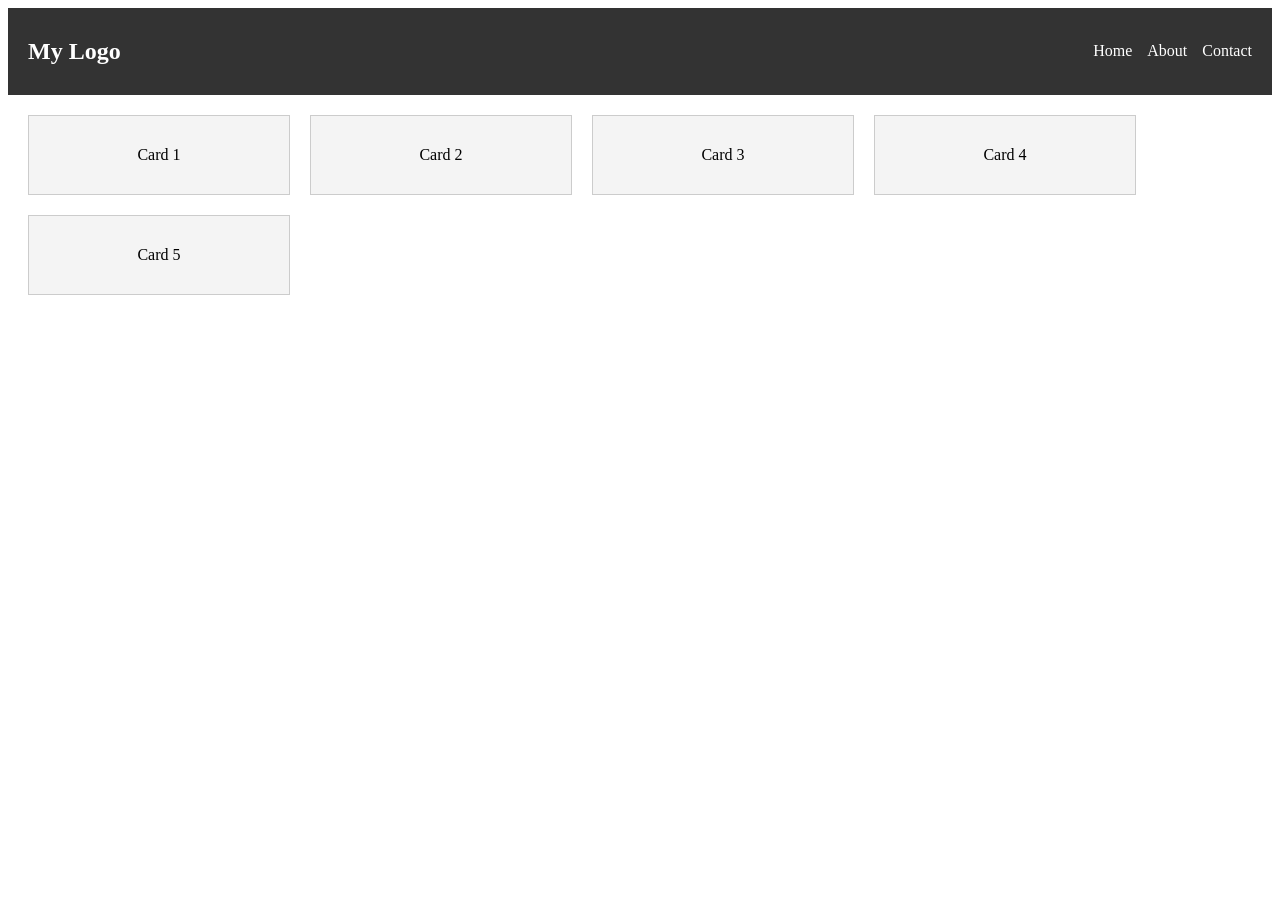
<file: ex00/index.html>
<!DOCTYPE html>
<html lang="en">
<head>
    <meta charset="UTF-8">
    <meta name="viewport" content="width=device-width, initial-scale=1.0">
    <title>Flexbox Layout</title>
    <!-- ربط ملف الـ CSS -->
    <link rel="stylesheet" href="style.css">
</head>
<body>

    <!-- شريط التنقل -->
    <div class="nav-container">
        <h2>My Logo</h2>
        <ul>
            <li>Home</li>
            <li>About</li>
            <li>Contact</li>
        </ul>
    </div>

    <!-- شبكة البطاقات -->
    <div class="card-container">
        <div class="card">Card 1</div>
        <div class="card">Card 2</div>
        <div class="card">Card 3</div>
        <div class="card">Card 4</div>
        <div class="card">Card 5</div>
    </div>

</body>
</html>
</file>
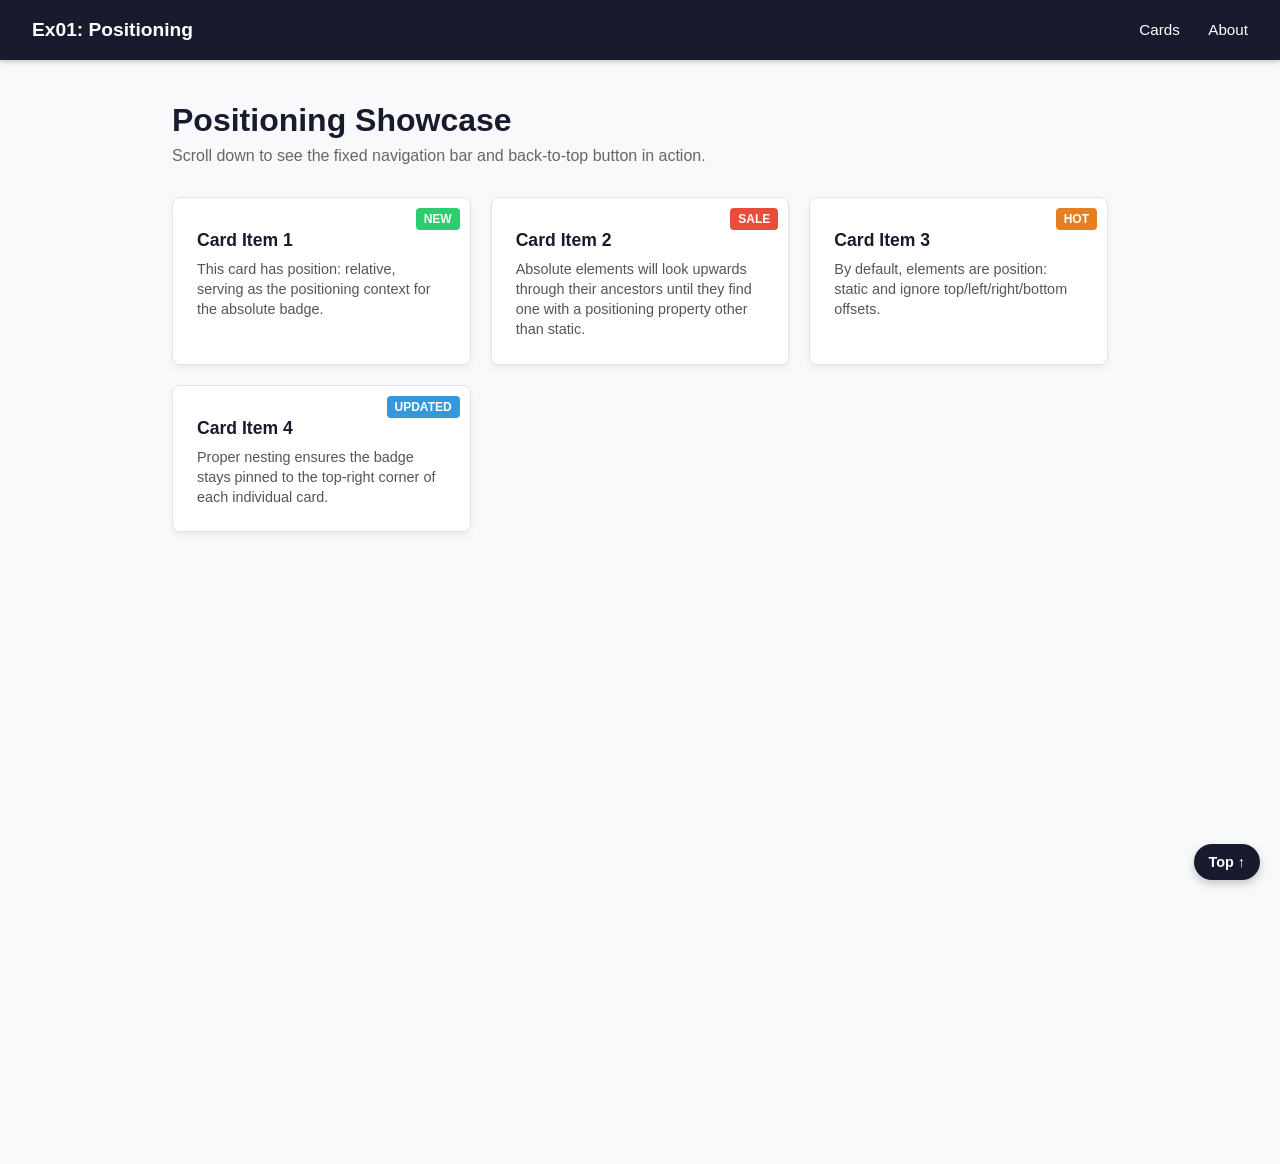
<file: ex01/index.html>
<!DOCTYPE html>
<html lang="en">
<head>
    <meta charset="UTF-8">
    <meta name="viewport" content="width=device-width, initial-scale=1.0">
    <title>Chapter V - Exercise 01: Positioning</title>
    <link rel="stylesheet" href="style.css">
</head>
<body>

    <header class="navbar">
        <span class="logo">Ex01: Positioning</span>
        <nav class="nav-links">
            <a href="#cards">Cards</a>
            <a href="#">About</a>
        </nav>
    </header>

    <main class="main-container" id="cards">
        <h1>Positioning Showcase</h1>
        <p class="intro">Scroll down to see the fixed navigation bar and back-to-top button in action.</p>

        <div class="card-grid">

            <div class="card">
                <span class="badge">New</span>
                <h3>Card Item 1</h3>
                <p>This card has <code>position: relative</code>, serving as the positioning context for the absolute badge.</p>
            </div>

            <div class="card">
                <span class="badge sale">Sale</span>
                <h3>Card Item 2</h3>
                <p>Absolute elements will look upwards through their ancestors until they find one with a positioning property other than static.</p>
            </div>

            <div class="card">
                <span class="badge hot">Hot</span>
                <h3>Card Item 3</h3>
                <p>By default, elements are <code>position: static</code> and ignore top/left/right/bottom offsets.</p>
            </div>

            <div class="card">
                <span class="badge update">Updated</span>
                <h3>Card Item 4</h3>
                <p>Proper nesting ensures the badge stays pinned to the top-right corner of each individual card.</p>
            </div>

        </div>

        <div class="spacer"></div>
    </main>

    <a href="#" class="back-to-top">Top ↑</a>

</body>
</html>
</file>
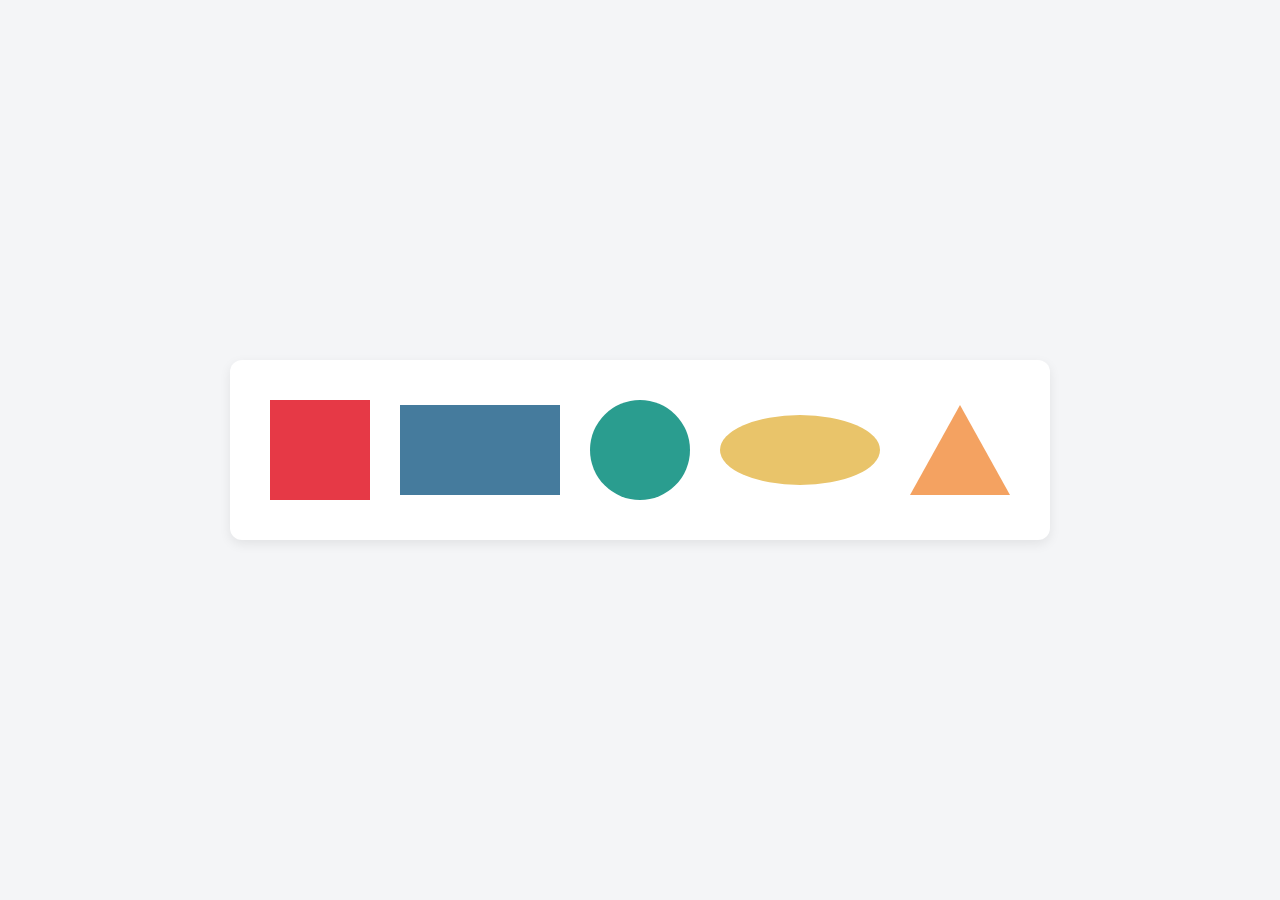
<file: ex02/index.html>
<!DOCTYPE html>
<html lang="en">
<head>
  <meta charset="UTF-8">
  <meta name="viewport" content="width=device-width, initial-scale=1.0">
  <title>Exercise 02: CSS Shapes</title>
  <link rel="stylesheet" href="style.css">
</head>
<body>

  <main class="shapes-container">
    <!-- 1. Square -->
    <div class="shape square"></div>

    <!-- 2. Rectangle -->
    <div class="shape rectangle"></div>

    <!-- 3. Perfect Circle -->
    <div class="shape circle"></div>

    <!-- 4. Capsule Pill -->
    <div class="shape pill"></div>

    <!-- 5. CSS Triangle -->
    <div class="shape triangle"></div>
  </main>

</body>
</html>
</file>
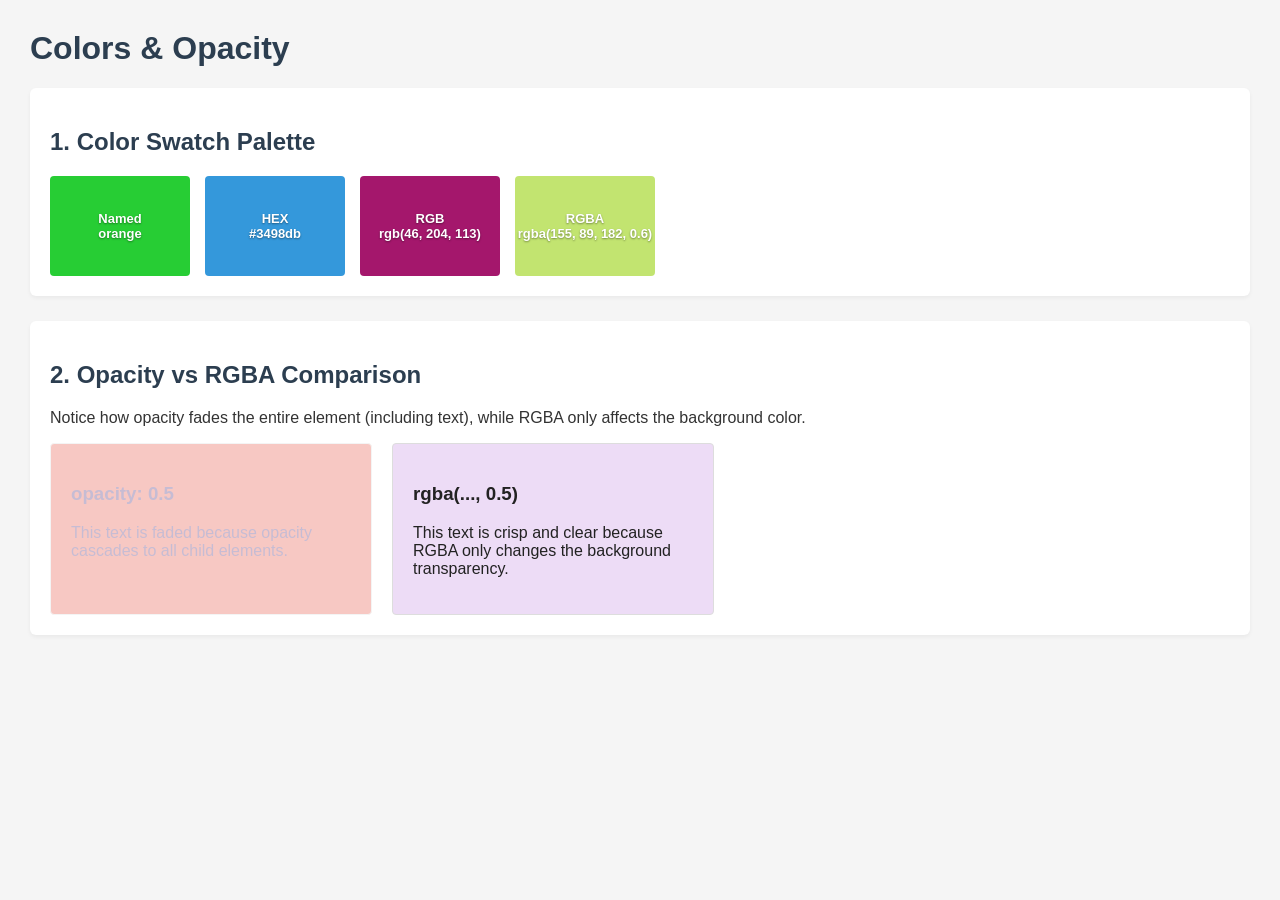
<file: ex03/index.html>
<!DOCTYPE html>
<html lang="en">
<head>
    <meta charset="UTF-8">
    <meta name="viewport" content="width=device-width, initial-scale=1.0">
    <title>Exercise 03 - Colors & Opacity</title>
    <link rel="stylesheet" href="style.css">
</head>
<body>

    <h1>Colors & Opacity</h1>

    <section class="section">
        <h2>1. Color Swatch Palette</h2>
        <div class="palette">
            <div class="swatch named">
                <span>Named<br>orange</span>
            </div>
            <div class="swatch hex">
                <span>HEX<br>#3498db</span>
            </div>
            <div class="swatch rgb">
                <span>RGB<br>rgb(46, 204, 113)</span>
            </div>
            <div class="swatch rgba">
                <span>RGBA<br>rgba(155, 89, 182, 0.6)</span>
            </div>
        </div>
    </section>

    <section class="section">
        <h2>2. Opacity vs RGBA Comparison</h2>
        <p class="desc">Notice how opacity fades the entire element (including text), while RGBA only affects the background color.</p>

        <div class="comparison-container">
            <div class="box opacity-box">
                <h3>opacity: 0.5</h3>
                <p>This text is faded because opacity cascades to all child elements.</p>
            </div>

            <div class="box rgba-box">
                <h3>rgba(..., 0.5)</h3>
                <p>This text is crisp and clear because RGBA only changes the background transparency.</p>
            </div>
        </div>
    </section>

</body>
</html>
</file>
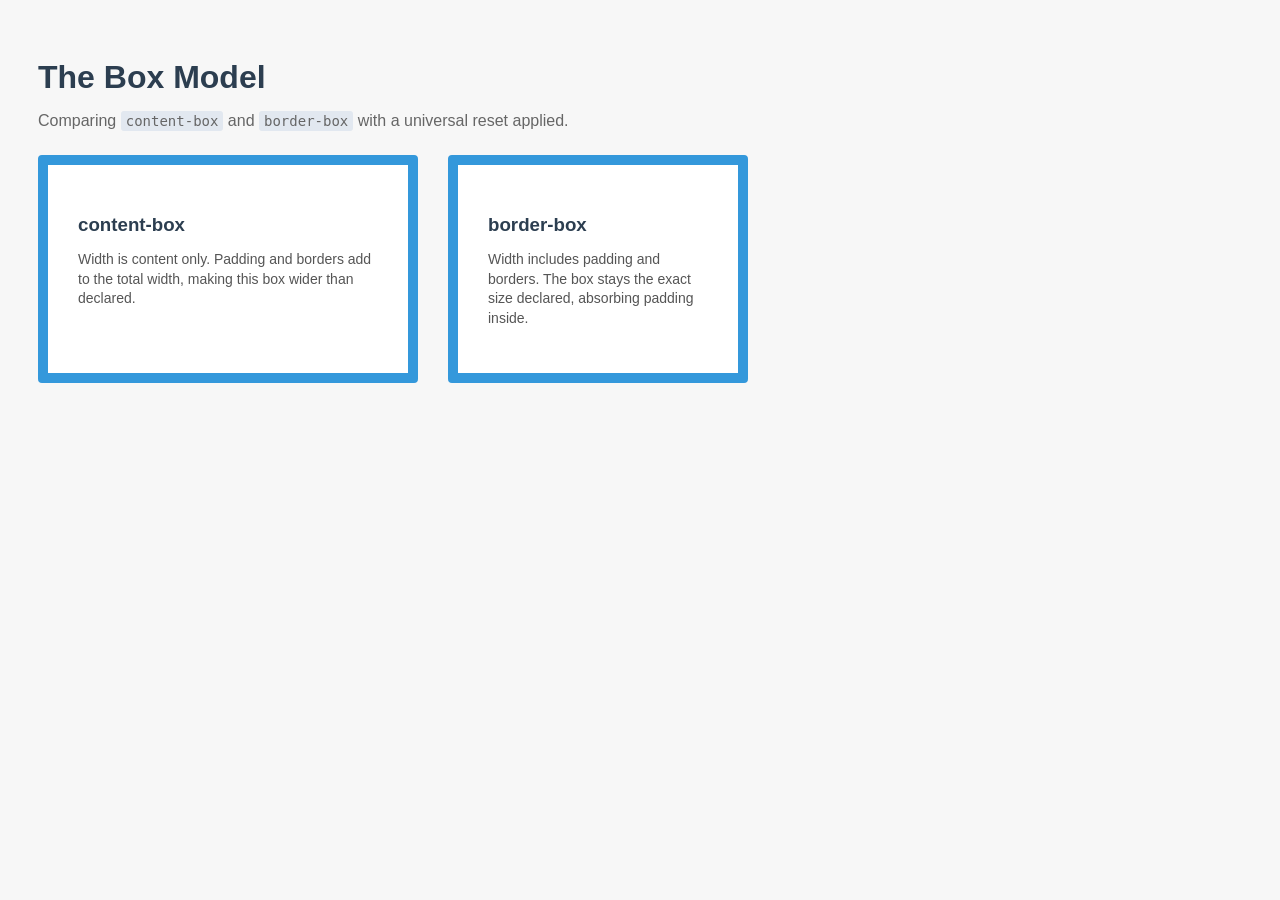
<file: ex04/index.html>
<!DOCTYPE html>
<html lang="en">
<head>
    <meta charset="UTF-8">
    <meta name="viewport" content="width=device-width, initial-scale=1.0">
    <title>Exercise 04 - The Box Model</title>
    <link rel="stylesheet" href="style.css">
</head>
<body>

    <h1>The Box Model</h1>
    <p class="intro">Comparing <code>content-box</code> and <code>border-box</code> with a universal reset applied.</p>

    <div class="container">
        <div class="box content-box">
            <h3>content-box</h3>
            <p>Width is content only. Padding and borders add to the total width, making this box wider than declared.</p>
        </div>

        <div class="box border-box">
            <h3>border-box</h3>
            <p>Width includes padding and borders. The box stays the exact size declared, absorbing padding inside.</p>
        </div>
    </div>

</body>
</html>
</file>
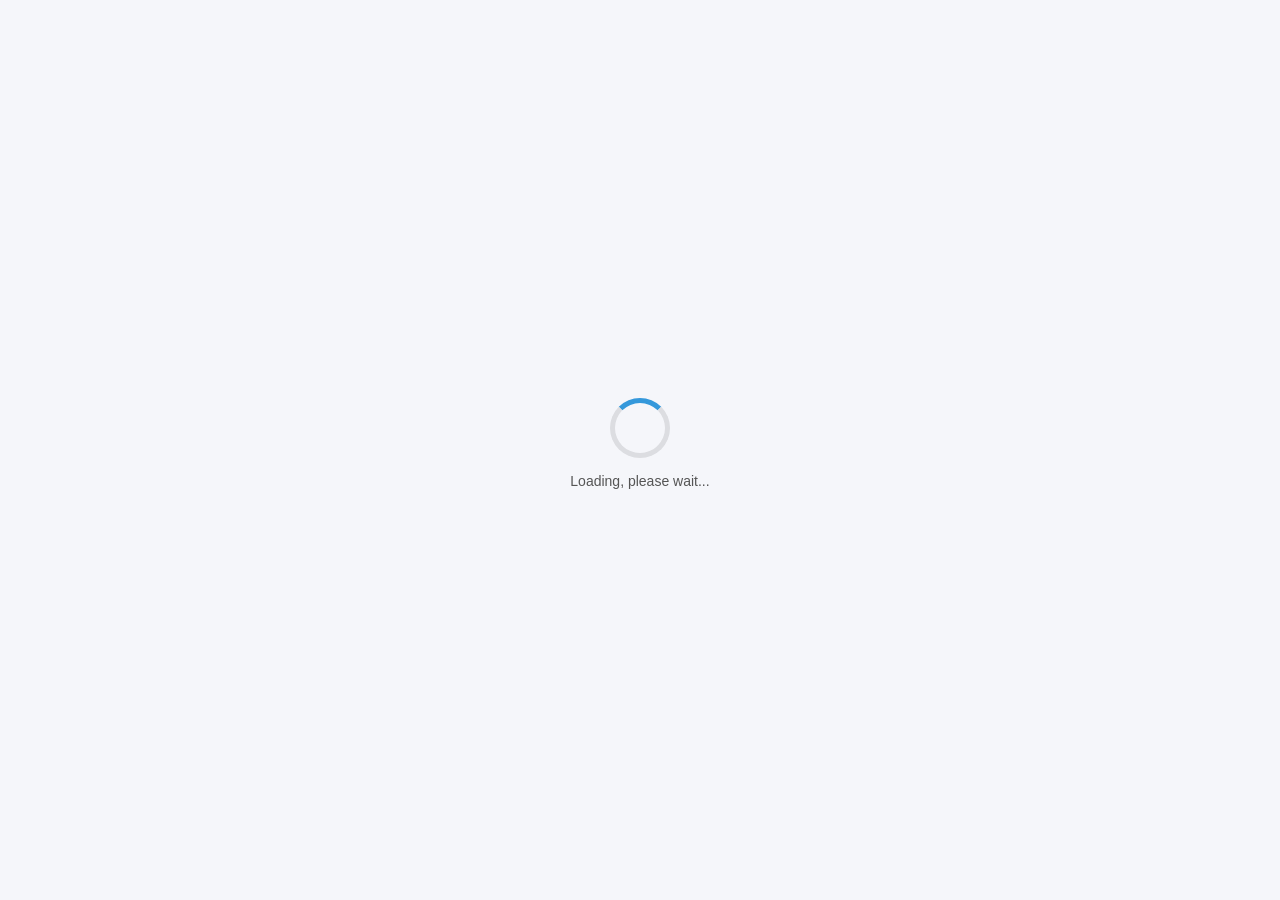
<file: ex05/index.html>
<!DOCTYPE html>
<html lang="en">
<head>
    <meta charset="UTF-8">
    <meta name="viewport" content="width=device-width, initial-scale=1.0">
    <title>Exercise 05 - Loader Animation</title>
    <link rel="stylesheet" href="style.css">
</head>
<body>

    <div class="loader-container">
        <div class="spinner"></div>
        <p>Loading, please wait...</p>
    </div>

</body>
</html>
</file>
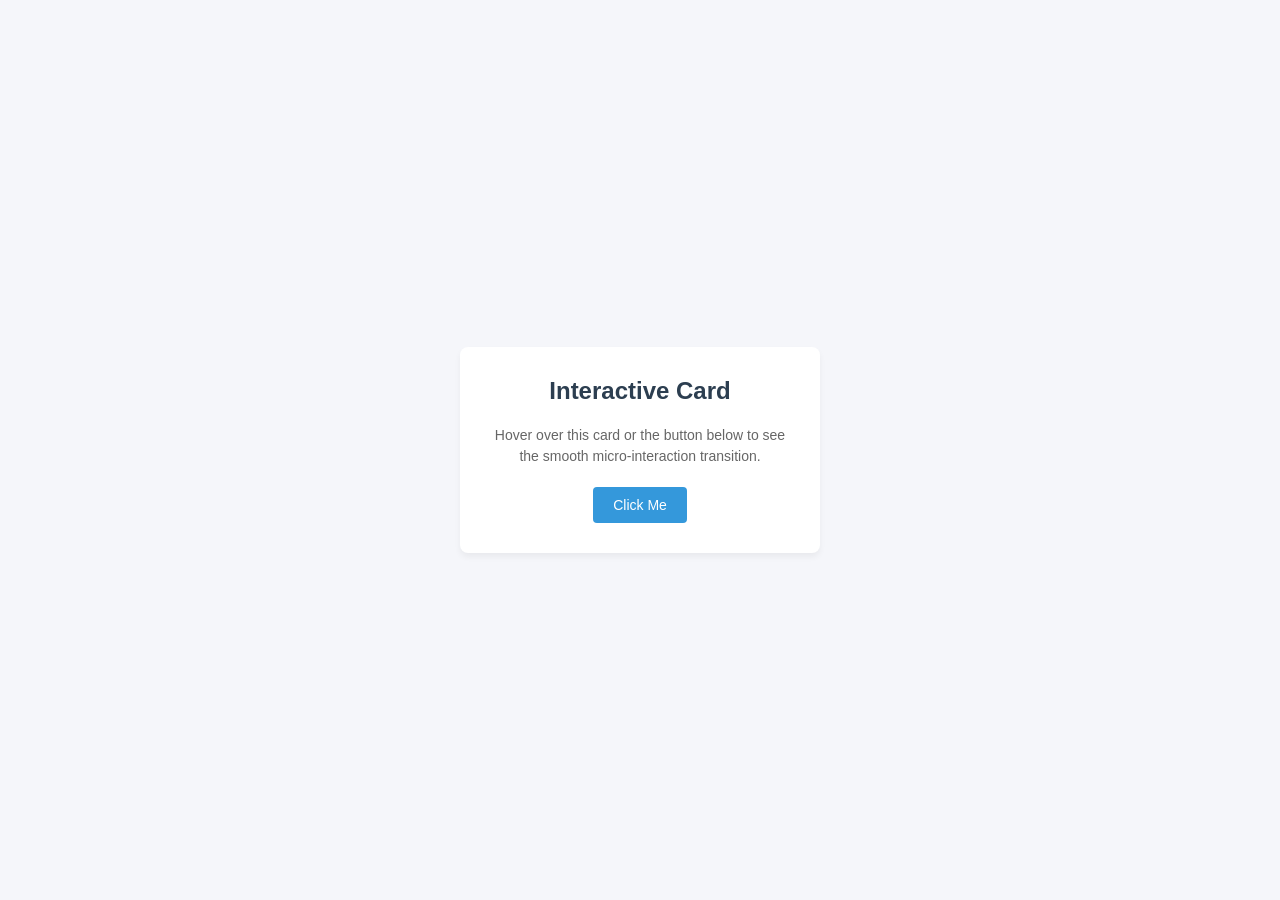
<file: ex06/index.html>
<!DOCTYPE html>
<html lang="en">
<head>
    <meta charset="UTF-8">
    <meta name="viewport" content="width=device-width, initial-scale=1.0">
    <title>Exercise 06 - Hover Micro-interactions</title>
    <link rel="stylesheet" href="style.css">
</head>
<body>

    <div class="card">
        <h2>Interactive Card</h2>
        <p>Hover over this card or the button below to see the smooth micro-interaction transition.</p>
        <button class="btn">Click Me</button>
    </div>

</body>
</html>
</file>
<file: ex00/style.css>
/* إعدادات شريط التنقل */
.nav-container {
    display: flex;
    justify-content: space-between;
    align-items: center;
    background-color: #333;
    color: white;
    padding: 10px 20px;
}

/* تعديل بسيط لقائمة شريط التنقل عشان تطلع مرتبة أفقياً */
.nav-container ul {
    display: flex;
    gap: 15px;
    list-style: none;
}

/* إعدادات شبكة البطاقات */
.card-container {
    display: flex;
    flex-direction: row;
    flex-wrap: wrap;
    gap: 20px;
    padding: 20px;
}

/* شكل البطاقة عشان تبين واضحة قدامك */
.card {
    background-color: #f4f4f4;
    border: 1px solid #ccc;
    padding: 30px;
    width: 200px;
    text-align: center;
}
</file>
<file: ex01/style.css>
* {
    margin: 0;
    padding: 0;
    box-sizing: border-box;
    font-family: Arial, sans-serif;
}

body {
    background-color: #f7f9fa;
    color: #333;
    padding-top: 70px;  
}

 
.navbar {
    position: fixed;     
    top: 0;                
    left: 0;
    width: 100%;          
    height: 60px;
    background-color: #1a1a2e;
    color: #fff;
    display: flex;
    justify-content: space-between;
    align-items: center;
    padding: 0 2rem;
    z-index: 1000;         
    box-shadow: 0 2px 5px rgba(0, 0, 0, 0.2);
}

.logo {
    font-weight: bold;
    font-size: 1.2rem;
}

.nav-links a {
    color: #fff;
    text-decoration: none;
    margin-left: 1.5rem;
    font-size: 0.95rem;
}

.nav-links a:hover {
    color: #e94560;
}

 
.main-container {
    max-width: 1000px;
    margin: 0 auto;
    padding: 2rem;
}

.main-container h1 {
    margin-bottom: 0.5rem;
    color: #1a1a2e;
}

.intro {
    color: #666;
    margin-bottom: 2rem;
}

.card-grid {
    display: grid;
    grid-template-columns: repeat(auto-fit, minmax(220px, 1fr));
    gap: 20px;
}

 
.card {
    position: relative;    
    background: #ffffff;
    padding: 2rem 1.5rem 1.5rem 1.5rem;
    border-radius: 8px;
    box-shadow: 0 4px 6px rgba(0, 0, 0, 0.05);
    border: 1px solid #e1e4e8;
}

.badge {
    position: absolute;    
    top: 10px;
    right: 10px;
    background-color: #2ecc71;
    color: white;
    font-size: 0.75rem;
    font-weight: bold;
    padding: 4px 8px;
    border-radius: 4px;
    text-transform: uppercase;
}

/* Variant badge colors for visual distinction */
.badge.sale { background-color: #e74c3c; }
.badge.hot { background-color: #e67e22; }
.badge.update { background-color: #3498db; }

.card h3 {
    margin-bottom: 0.5rem;
    font-size: 1.1rem;
    color: #1a1a2e;
}

.card p {
    font-size: 0.9rem;
    color: #555;
    line-height: 1.4;
}

.spacer {
    height: 600px;
}


.back-to-top {
    position: fixed;      
    bottom: 20px;         
    right: 20px;          
    background-color: #1a1a2e;
    color: #fff;
    padding: 10px 15px;
    border-radius: 50px;
    text-decoration: none;
    font-size: 0.9rem;
    font-weight: bold;
    box-shadow: 0 4px 10px rgba(0, 0, 0, 0.2);
    z-index: 999;        
    transition: background-color 0.2s;
}

.back-to-top:hover {
    background-color: #e94560;
}
</file>
<file: ex02/style.css>
/* Base Reset & Layout */
* {
  box-sizing: border-box;
  margin: 0;
  padding: 0;
}

body {
  font-family: system-ui, -apple-system, sans-serif;
  background-color: #f4f5f7;
  display: flex;
  justify-content: center;
  align-items: center;
  min-height: 100vh;
  padding: 20px;
}

.shapes-container {
  display: flex;
  flex-wrap: wrap;
  gap: 30px;
  justify-content: center;
  align-items: center;
  max-width: 900px;
  background-color: #ffffff;
  padding: 40px;
  border-radius: 12px;
  box-shadow: 0 4px 12px rgba(0, 0, 0, 0.08);
}

/* --------------------------------------------------
   1. Square (Equal width and height)
   -------------------------------------------------- */
.square {
  width: 100px;
  height: 100px;
  background-color: #e63946;
}

/* --------------------------------------------------
   2. Rectangle (Different width and height)
   -------------------------------------------------- */
.rectangle {
  width: 160px;
  height: 90px;
  background-color: #457b9d;
}

/* --------------------------------------------------
   3. Perfect Circle (Equal dimensions + 50% radius)
   -------------------------------------------------- */
.circle {
  width: 100px;
  height: 100px;
  background-color: #2a9d8f;
  border-radius: 100px;
}

/* --------------------------------------------------
   4. Capsule Pill (Width > Height + High border-radius)
   -------------------------------------------------- */
.pill {
  width: 160px;
  height: 70px;
  background-color: #e9c46a;
  border-radius: 50%; /* Any radius >= half height turns edges into half-circles */
}

/* --------------------------------------------------
   5. CSS Triangle (Border Trick)
   -------------------------------------------------- */
.triangle {
  /* Set explicit content box size to 0 */
  width: 0;
  height: 0;

  /* Transparent left & right borders form the sides */


  border-left: 50px solid transparent ;
  border-right: 50px solid transparent ;

  /* Colored bottom border forms the triangle body pointing UP */
  border-bottom: 90px solid #f4a261; 
}
</file>
<file: ex03/style.css>
body {
    font-family: Arial, sans-serif;
    margin: 30px;
    background-color: #f5f5f5;
    color: #333;
}

h1, h2 {
    color: #2c3e50;
}

.section {
    background: #ffffff;
    padding: 20px;
    margin-bottom: 25px;
    border-radius: 6px;
    box-shadow: 0 2px 4px rgba(0, 0, 0, 0.05);
}

.palette {
    display: flex;
    gap: 15px;
    flex-wrap: wrap;
    margin-top: 15px;
}

.swatch {
    width: 140px;
    height: 100px;
    border-radius: 4px;
    display: flex;
    align-items: center;
    justify-content: center;
    text-align: center;
    color: white;
    font-weight: bold;
    font-size: 13px;
    text-shadow: 0 1px 2px rgba(0,0,0,0.4);
}

.swatch.named {
    background-color: rgb(39, 205, 52);
}

.swatch.hex {
    background-color: #3498db;
}

.swatch.rgb {
    background-color: rgb(164, 23, 108);
}

.swatch.rgba {
    background-color: rgba(153, 210, 18, 0.6);
}

.comparison-container {
    display: flex;
    gap: 20px;
    margin-top: 15px;
    flex-wrap: wrap;
}

.box {
    width: 280px;
    padding: 20px;
    border-radius: 4px;
    border: 1px solid #ddd;
}


.opacity-box {
    background-color: #e74c3c;
    opacity: 0.3;
    color: rgb(71, 38, 114);

}
.rgba-box {
    background-color: rgba(128, 17, 193, 0.144);
    color: #222;
}
</file>
<file: ex04/style.css>
body {
    font-family: Arial, sans-serif;
    padding: 30px;
    background-color: #f7f7f7;
    color: #333;
}

h1 {
    color: #2c3e50;
    margin-bottom: 5px;
}

.intro {
    color: #666;
    margin-bottom: 25px;
}

code {
    background-color: #e2e8f0;
    padding: 2px 5px;
    border-radius: 3px;
    font-size: 14px;
}

.container {
    display: flex;
    gap: 30px;
    flex-wrap: wrap;
}

.box {
    width: 300px;
    padding: 30px;
    border: 10px solid #3498db;
    background-color: #ffffff;
    border-radius: 4px;
}

.content-box {
    box-sizing: content-box;
}

.border-box {
    box-sizing: border-box;
}

.box h3 {
    margin-bottom: 10px;
    color: #2c3e50;
}

.box p {
    font-size: 14px;
    line-height: 1.4;
    color: #555;
}
</file>
<file: ex05/style.css>
body {
    font-family: Arial, sans-serif;
    background-color: #f5f6fa;
    display: flex;
    justify-content: center;
    align-items: center;
    height: 100vh;
    margin: 0;
}

.loader-container {
    text-align: center;
}

.loader-container p {
    margin-top: 15px;
    color: #555;
    font-size: 14px;
}

.spinner {
    width: 50px;
    height: 50px;
    border: 5px solid #dcdde1;
    border-top: 5px solid #3498db;
    border-radius: 50%;
    margin: 0 auto;
    
    animation-name: spin;
    animation-duration: 0.8s;
    animation-timing-function: linear;
    animation-iteration-count: infinite;
}

@keyframes spin {
    0% {
        transform: rotate(0deg);
    }
    100% {
        transform: rotate(360deg);
    }
}
</file>
<file: ex06/style.css>
body {
    font-family: Arial, sans-serif;
    background-color: #f5f6fa;
    display: flex;
    justify-content: center;
    align-items: center;
    height: 100vh;
    margin: 0;
}

.card {
    background: #ffffff;
    padding: 30px;
    border-radius: 8px;
    box-shadow: 0 4px 6px rgba(0, 0, 0, 0.05);
    width: 300px;
    text-align: center;
    
    transition: transform 0.3s ease, box-shadow 0.3s ease;
}

.card h2 {
    color: #2c3e50;
    margin-top: 0;
}

.card p {
    color: #666;
    font-size: 14px;
    line-height: 1.5;
    margin-bottom: 20px;
}

.btn {
    background-color: #3498db;
    color: white;
    border: none;
    padding: 10px 20px;
    border-radius: 4px;
    font-size: 14px;
    cursor: pointer;
    
    transition: transform 0.2s ease, background-color 0.2s ease;
}

.card:hover {
    transform: translateY(-8px) scale(1.05);
    box-shadow: 0 10px 20px rgba(0, 0, 0, 0.1);
}

.btn:hover {
    transform: translateY(-8px) scale(1.05);
    background-color: #2980b9;
}
</file>
